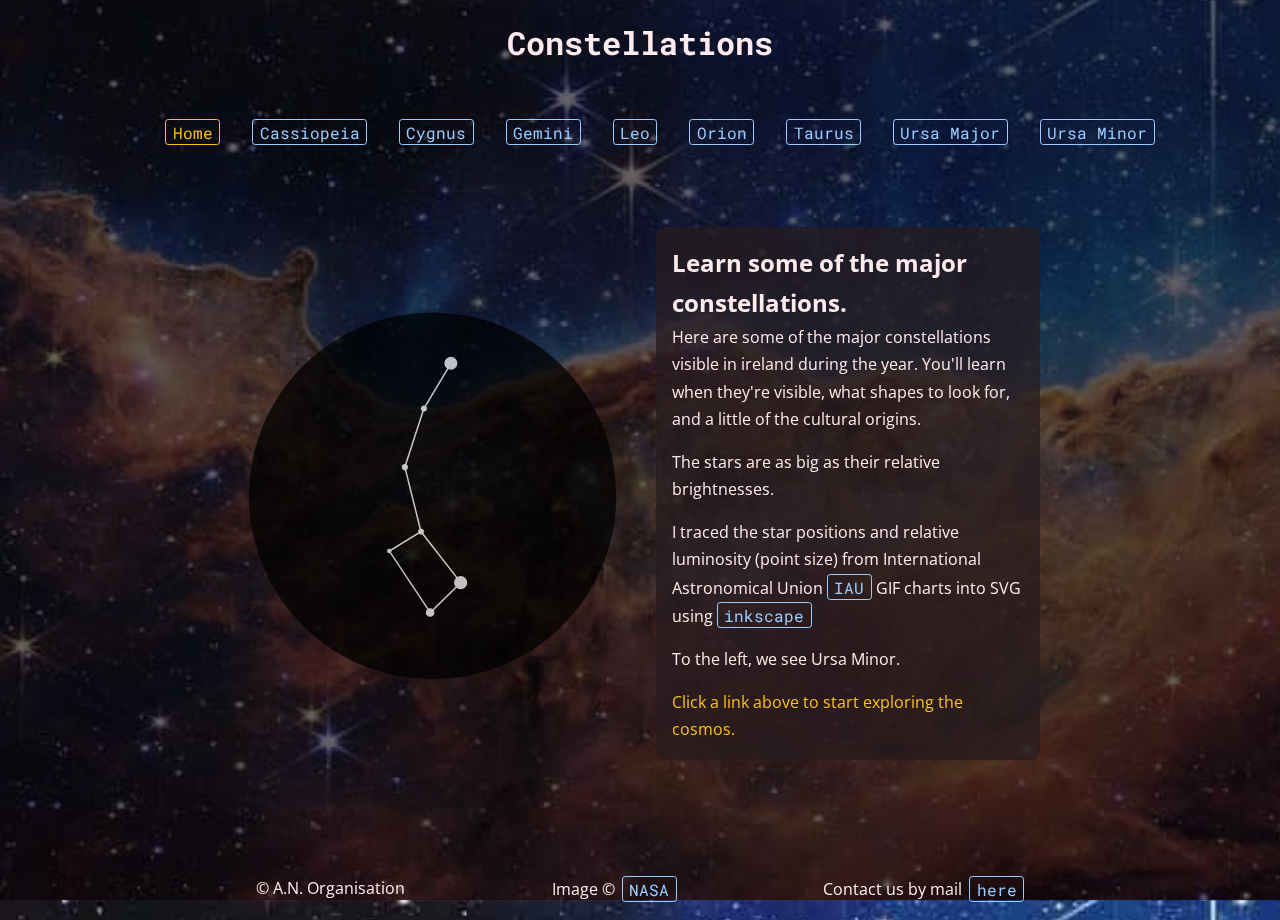
<file: index.html>
<!DOCTYPE html>
<html lang="en" dir="ltr">

<head>
    <meta charset="UTF-8" />
    <meta name="viewport" content="width=device-width, initial-scale=1" />
    <meta name="application-name" content="Constellations" />
    <meta name="author" content="David Keane" />
    <meta name="description" content="An introduction to the night sky" />

    <title>Constellations</title>

    <link rel="canonical" href="https://inkstone.ie/constellations/index.html" />
    <link rel="icon" type="image/png" href="./img/icon64.png" />
    <link rel="stylesheet" href="./assets/css/main.css" />
    <link rel="stylesheet" href="./assets/css/homeGrid.css" /> <!-- partial for homepage to add its own grid and a couple of extras -->

    <!-- load Google fonts -->
    <link rel="preconnect" href="https://fonts.googleapis.com">
    <link rel="preconnect" href="https://fonts.gstatic.com" crossorigin>
    <link href="https://fonts.googleapis.com/css2?family=Open+Sans:ital,wght@0,300..800;1,300..800&family=Roboto+Mono:ital,wght@0,100..700;1,100..700&display=swap" rel="stylesheet">
</head>

<body>
    <header>
        <h1>
            Constellations
        </h1>
        <nav>
            <ul class="topMenu">
                <li class="active"><a href="index.html">Home</a></li>
                <li><a href="cassiopeia.html">Cassiopeia</a></li>
                <li><a href="cygnus.html">Cygnus</a></li>
                <li><a href="gemini.html">Gemini</a></li>
                <li><a href="leo.html">Leo</a></li>
                <li><a href="orion.html">Orion</a></li>
                <li><a href="taurus.html">Taurus</a></li>
                <li><a href="ursamajor.html">Ursa Major</a></li>
                <li><a href="ursaminor.html">Ursa Minor</a></li>
            </ul>
        </nav>
    </header>

    <main class="homeGrid"> <!--Home content-->

        <!--Pictures-->
        <img class="mainImage" alt="Point and line image of the brightest stars of Cassiopeia" src="./assets/img/constellations/UMI.svg"/>

        <!--Information-->
        <div class="introduction">
            <h2>Learn some of the major constellations.</h2>
            <p>Here are some of the major constellations visible in ireland during the year. You'll learn when they're visible, what shapes to look for, and a little of the cultural origins.</p>
            <p>The stars are as big as their relative brightnesses.</p>
            <p>I traced the star positions and relative luminosity (point size) from International Astronomical Union <a href="https://www.iau.org/public/themes/constellations/">IAU</a> GIF charts into SVG using <a href="https://www.inkscape.org/">inkscape</a></p>
            <p>To the left, we see Ursa Minor.</p>
            <p class="accent">Click a link above to start exploring the cosmos.</p>
        </div>
    </main>


        <footer>
            <p>
                &copy; A.N. Organisation
            </p>
            <p>
                Image &copy; <a class="footerLink" href="https://science.nasa.gov/mission/webb/multimedia/images/">NASA</a>
            </p>
            <p>
                Contact us by mail <a class="footerLink" href="mailto:someone@test.com">here</a>
            </p>

        </footer>
    </body>
</html>
</file>
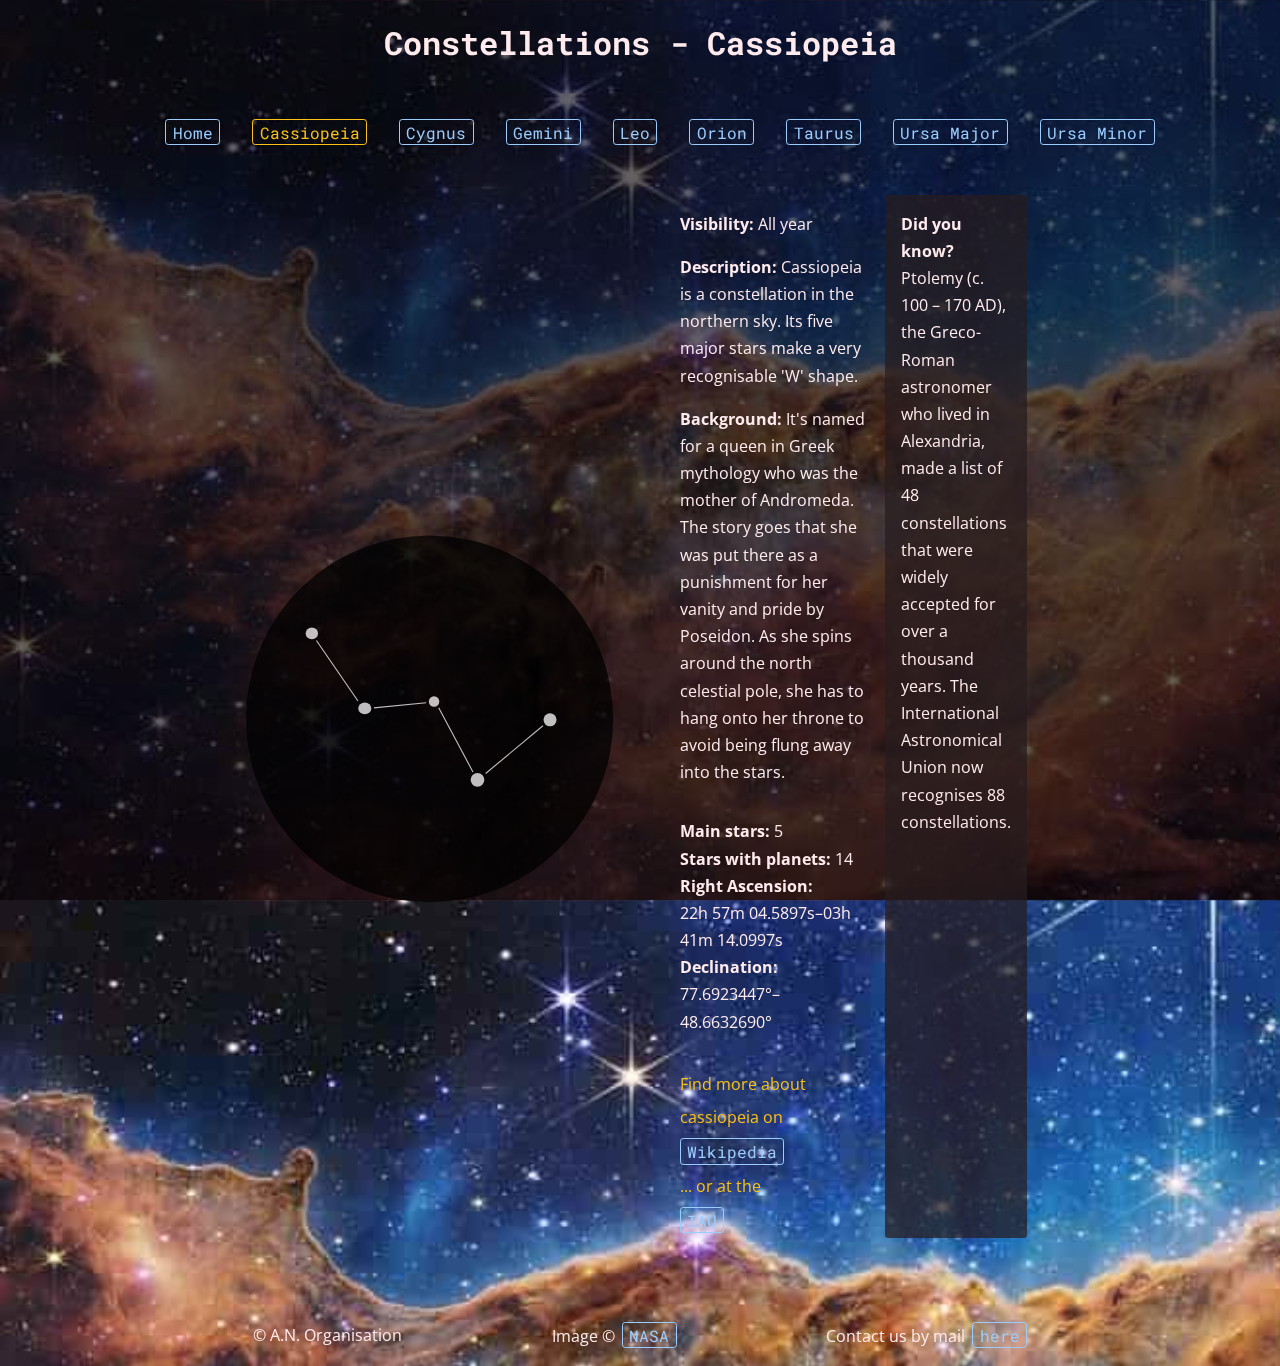
<file: cassiopeia.html>
<!DOCTYPE html>
<html lang="en" dir="ltr">

    <head>
        <meta charset="UTF-8" />
        <meta name="viewport" content="width=device-width, initial-scale=1" />
        <meta name="application-name" content="Constellations" />
        <meta name="author" content="David Keane" />
        <meta name="description" content="An introduction to the night sky" />

        <title>Constellations - Cassiopeia</title>

        <link rel="canonical" href="https://inkstone.ie/constellations/cassiopeia.html" />
        <link rel="icon" type="image/png" href="./img/icon64.png" />
        <link rel="stylesheet" href="./assets/css/main.css" />

        <!-- load Google fonts -->
        <link rel="preconnect" href="https://fonts.googleapis.com">
        <link rel="preconnect" href="https://fonts.gstatic.com" crossorigin>
        <link href="https://fonts.googleapis.com/css2?family=Open+Sans:ital,wght@0,300..800;1,300..800&family=Roboto+Mono:ital,wght@0,100..700;1,100..700&display=swap" rel="stylesheet">
    </head>

    <body>
        <header>
            <h1>
            Constellations - Cassiopeia
            </h1>
            <nav>
                <ul class="topMenu">
                    <li><a href="index.html">Home</a></li>
                    <li class="active"><a href="cassiopeia.html">Cassiopeia</a></li>
                    <li><a href="cygnus.html">Cygnus</a></li>
                    <li><a href="gemini.html">Gemini</a></li>
                    <li><a href="leo.html">Leo</a></li>
                    <li><a href="orion.html">Orion</a></li>
                    <li><a href="taurus.html">Taurus</a></li>
                    <li><a href="ursamajor.html">Ursa Major</a></li>
                    <li><a href="ursaminor.html">Ursa Minor</a></li>
                </ul>
            </nav>
        </header>

        <main> <!--Item content-->

            <!--Picture-->
            <img class="mainImage" alt="Point and line image of the brightest stars of Cassiopeia" src="./assets/img/constellations/CAS.svg"/>

            <!--Information-->
            <div class="introduction">
                <!--Visibility Ireland-->
                <p><span class="inlineHeading">Visibility:</span> All year</p>
                <!--Constellation description-->
                <p><span class="inlineHeading">Description:</span> Cassiopeia is a constellation in the northern sky. Its five major stars make a very recognisable 'W' shape.</p>
                <!--Description cultural-->
                <p><span class="inlineHeading">Background:</span> It's named for a queen in Greek mythology who was the mother of Andromeda. The story goes that she was put there as a punishment for her vanity and pride by Poseidon. As she spins around the north celestial pole, she has to hang onto her throne to avoid being flung away into the stars.</p>
            </div>


            <!--Scientific Description-->
             <dl class="data">
                <!--main stars - number-->
                <dd><span class="inlineHeading">Main stars:</span> 5</dd>
                <!--stars with planets-->
                <dd><span class="inlineHeading">Stars with planets:</span> 14</dd>
                <!--ascension-->
                <dd><span class="inlineHeading">Right Ascension:</span></br>22h 57m 04.5897s–03h 41m 14.0997s</dd>
                <!--declination-->
                <dd><span class="inlineHeading">Declination:</span> 77.6923447°–48.6632690°</dd>
            </dl>
            <div class="more">
                <!--Wiki link-->
                <p>Find more about cassiopeia on</p>
                <div class="inlineLink"><a href="https://en.wikipedia.org/wiki/Cassiopeia_(constellation)">Wikipedia</a></div>
                <!--IAU link-->
                <p>... or at the<p>
                <div class="inlineLink"><a href="https://www.iau.org/public/themes/constellations/">IAU</a></div>
            </div>
        </main>

        <aside>
            <p class="inlineHeading">Did you know?</p>
            <p>Ptolemy (c. 100 – 170 AD), the Greco-Roman astronomer who lived in Alexandria, made a list of 48 constellations that were widely accepted for over a thousand years. The International Astronomical Union now recognises 88 constellations.</p>
        </aside>

        <footer>
            <p>
            &copy; A.N. Organisation
            </p>
            <p>
            Image &copy; <a class="footerLink" href="https://science.nasa.gov/mission/webb/multimedia/images/">NASA</a>
            </p>
            <p>
            Contact us by mail <a class="footerLink" href="mailto:someone@test.com">here</a>
            </p>

        </footer>
    </body>
</html>
</file>
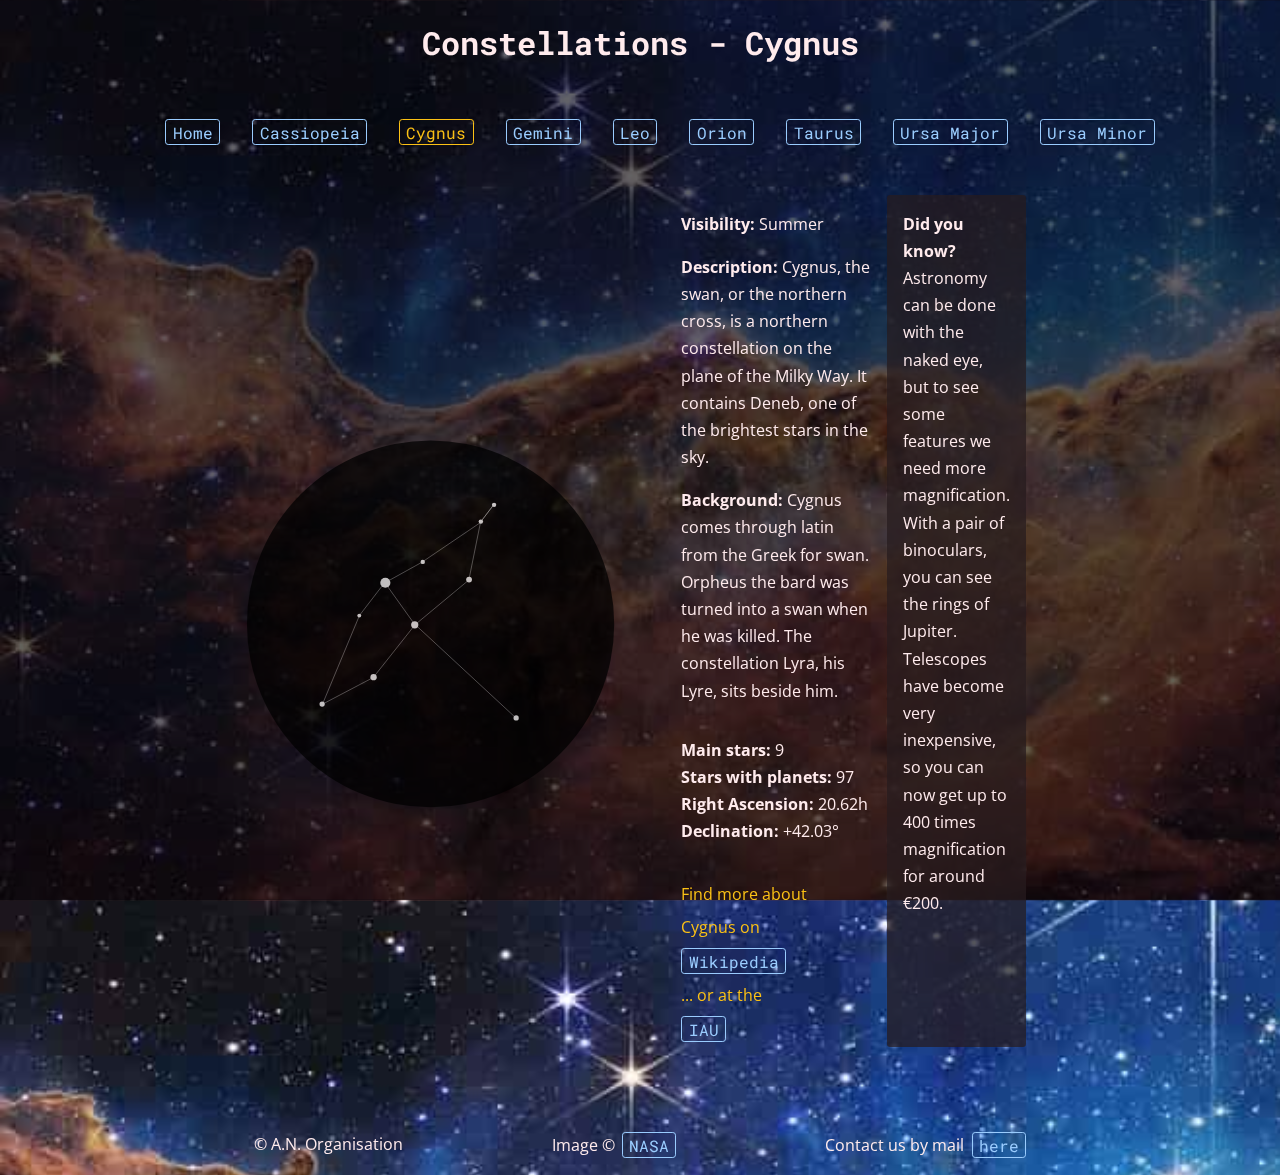
<file: cygnus.html>
<!DOCTYPE html>
<html lang="en" dir="ltr">

    <head>
        <meta charset="UTF-8" />
        <meta name="viewport" content="width=device-width, initial-scale=1" />
        <meta name="application-name" content="Constellations" />
        <meta name="author" content="David Keane" />
        <meta name="description" content="An introduction to the night sky" />

        <title>Constellations - Cygnus</title>

        <link rel="canonical" href="https://inkstone.ie/constellations/cygnus.html" />
        <link rel="icon" type="image/png" href="./img/icon64.png" />
        <link rel="stylesheet" href="./assets/css/main.css" />

        <!-- load Google fonts -->
        <link rel="preconnect" href="https://fonts.googleapis.com">
        <link rel="preconnect" href="https://fonts.gstatic.com" crossorigin>
        <link href="https://fonts.googleapis.com/css2?family=Open+Sans:ital,wght@0,300..800;1,300..800&family=Roboto+Mono:ital,wght@0,100..700;1,100..700&display=swap" rel="stylesheet">
    </head>

    <body>
        <header>
            <h1>
            Constellations - Cygnus
            </h1>
            <nav>
                <ul class="topMenu">
                    <li><a href="index.html">Home</a></li>
                    <li><a href="cassiopeia.html">Cassiopeia</a></li>
                    <li class="active"><a href="cygnus.html">Cygnus</a></li>
                    <li><a href="gemini.html">Gemini</a></li>
                    <li><a href="leo.html">Leo</a></li>
                    <li><a href="orion.html">Orion</a></li>
                    <li><a href="taurus.html">Taurus</a></li>
                    <li><a href="ursamajor.html">Ursa Major</a></li>
                    <li><a href="ursaminor.html">Ursa Minor</a></li>
                </ul>
            </nav>
        </header>

        <main> <!--Item content-->

            <!--Picture-->
            <img class="mainImage" alt="Point and line image of the brightest stars of Cygnus" src="./assets/img/constellations/CYG.svg"/>

            <!--Information-->
            <div class="introduction">
                <!--Visibility Ireland-->
                <p><span class="inlineHeading">Visibility:</span> Summer</p>
                <!--Constellation description-->
                <p><span class="inlineHeading">Description:</span> Cygnus, the swan, or the northern cross, is a northern constellation on the plane of the Milky Way. It contains Deneb, one of the brightest stars in the sky.</p>
                <!--Description cultural-->
                <p><span class="inlineHeading">Background:</span> Cygnus comes through latin from the Greek for swan. Orpheus the bard was turned into a swan when he was killed. The constellation Lyra, his Lyre, sits beside him.</p>
            </div>


            <!--Scientific Description-->
             <dl class="data">
                <!--main stars - number-->
                <dd><span class="inlineHeading">Main stars:</span> 9</dd>
                <!--stars with planets-->
                <dd><span class="inlineHeading">Stars with planets:</span> 97</dd>
                <!--ascension-->
                <dd><span class="inlineHeading">Right Ascension:</span> 20.62h</dd>
                <!--declination-->
                <dd><span class="inlineHeading">Declination:</span> +42.03°</dd>
            </dl>
            <div class="more">
                <!--Wiki link-->
                <p>Find more about Cygnus on</p>
                <div class="inlineLink"><a href="https://en.wikipedia.org/wiki/Cygnus_(constellation)">Wikipedia</a></div>
                <!--IAU link-->
                <p>... or at the<p>
                <div class="inlineLink"><a href="https://www.iau.org/public/themes/constellations/">IAU</a></div>
            </div>
        </main>

        <aside>
            <p class="inlineHeading">Did you know?</p>
            <p>Astronomy can be done with the naked eye, but to see some features we need more magnification. With a pair of binoculars, you can see the rings of Jupiter. Telescopes have become very inexpensive, so you can now get up to 400 times magnification for around &euro;200.</p>
        </aside>

        <footer>
            <p>
            &copy; A.N. Organisation
            </p>
            <p>
            Image &copy; <a class="footerLink" href="https://science.nasa.gov/mission/webb/multimedia/images/">NASA</a>
            </p>
            <p>
            Contact us by mail <a class="footerLink" href="mailto:someone@test.com">here</a>
            </p>

        </footer>
    </body>
</html>
</file>
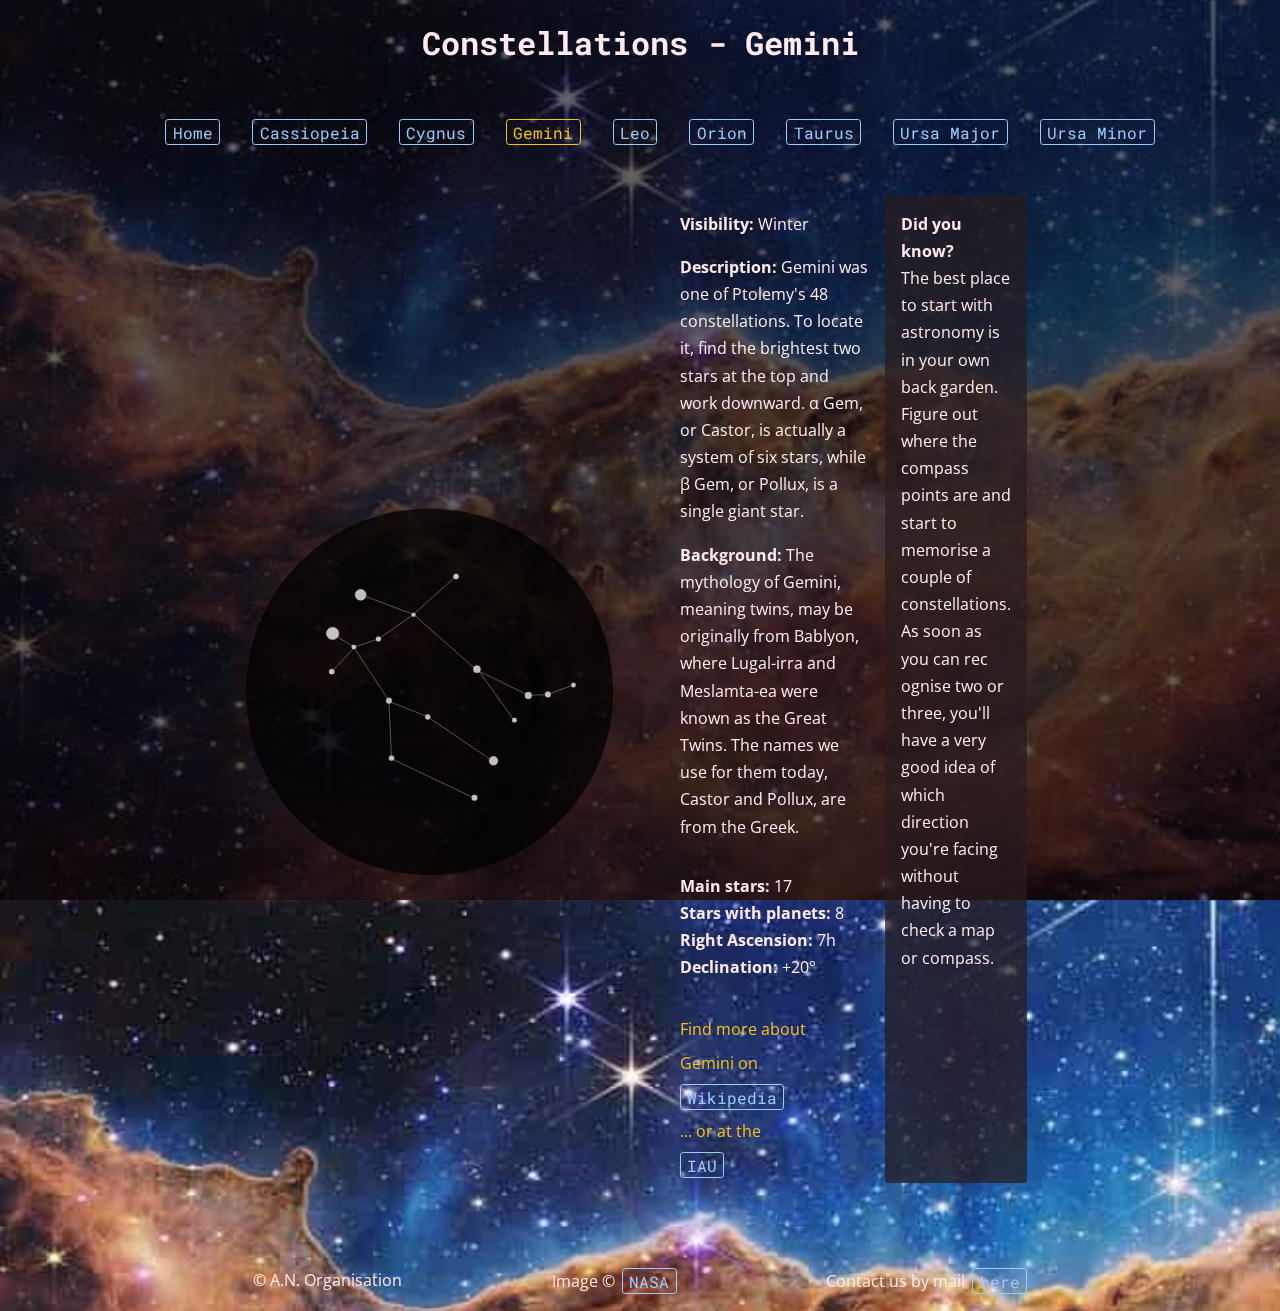
<file: gemini.html>
<!DOCTYPE html>
<html lang="en" dir="ltr">

    <head>
        <meta charset="UTF-8" />
        <meta name="viewport" content="width=device-width, initial-scale=1" />
        <meta name="application-name" content="Constellations" />
        <meta name="author" content="David Keane" />
        <meta name="description" content="An introduction to the night sky" />

        <title>Constellations - Gemini</title>

        <link rel="canonical" href="https://inkstone.ie/constellations/template.html" />
        <link rel="icon" type="image/png" href="./img/icon64.png" />
        <link rel="stylesheet" href="./assets/css/main.css" />

        <!-- load Google fonts -->
        <link rel="preconnect" href="https://fonts.googleapis.com">
        <link rel="preconnect" href="https://fonts.gstatic.com" crossorigin>
        <link href="https://fonts.googleapis.com/css2?family=Open+Sans:ital,wght@0,300..800;1,300..800&family=Roboto+Mono:ital,wght@0,100..700;1,100..700&display=swap" rel="stylesheet">
    </head>

    <body>
        <header>
            <h1>
            Constellations - Gemini
            </h1>
            <nav>
                <ul class="topMenu">
                    <li><a href="index.html">Home</a></li>
                    <li><a href="cassiopeia.html">Cassiopeia</a></li>
                    <li><a href="cygnus.html">Cygnus</a></li>
                    <li class="active"><a href="gemini.html">Gemini</a></li>
                    <li><a href="leo.html">Leo</a></li>
                    <li><a href="orion.html">Orion</a></li>
                    <li><a href="taurus.html">Taurus</a></li>
                    <li><a href="ursamajor.html">Ursa Major</a></li>
                    <li><a href="ursaminor.html">Ursa Minor</a></li>
                </ul>
            </nav>
        </header>

        <main> <!--Item content-->

            <!--Picture-->
            <img class="mainImage" alt="Point and line image of the brightest stars of Gemini" src="./assets/img/constellations/GEM.svg"/>

            <!--Information-->
            <div class="introduction">
                <!--Visibility Ireland-->
                <p><span class="inlineHeading">Visibility:</span> Winter</p>
                <!--Constellation description-->
                <p><span class="inlineHeading">Description:</span> Gemini was one of Ptolemy's 48 constellations. To locate it, find the brightest two stars at the top and work downward. α Gem, or Castor, is actually a system of six stars, while β Gem, or Pollux, is a single giant star.</p>
                <!--Description cultural-->
                <p><span class="inlineHeading">Background:</span> The mythology of Gemini, meaning twins, may be originally from Bablyon, where Lugal-irra and Meslamta-ea were known as the Great Twins. The names we use for them today, Castor and Pollux, are from the Greek.</p>
            </div>


            <!--Scientific Description-->
             <dl class="data">
                <!--main stars - number-->
                <dd><span class="inlineHeading">Main stars:</span> 17</dd>
                <!--stars with planets-->
                <dd><span class="inlineHeading">Stars with planets:</span> 8</dd>
                <!--ascension-->
                <dd><span class="inlineHeading">Right Ascension:</span> 7h</dd>
                <!--declination-->
                <dd><span class="inlineHeading">Declination:</span> +20°</dd>
            </dl>
            <div class="more">
                <!--Wiki link-->
                <p>Find more about Gemini on</p>
                <div class="inlineLink"><a href="https://en.wikipedia.org/wiki/Gemini_(constellation)">Wikipedia</a></div>
                <!--IAU link-->
                <p>... or at the<p>
                <div class="inlineLink"><a href="https://www.iau.org/public/themes/constellations/">IAU</a></div>
            </div>
        </main>

        <aside>
            <p class="inlineHeading">Did you know?</p>
            <p>The best place to start with astronomy is in your own back garden. Figure out where the compass points are and start to memorise a couple of constellations. As soon as you can rec ognise two or three, you'll have a very good idea of which direction you're facing without having to check a map or compass.</p>
        </aside>


        <footer>
            <p>
            &copy; A.N. Organisation
            </p>
            <p>
            Image &copy; <a class="footerLink" href="https://science.nasa.gov/mission/webb/multimedia/images/">NASA</a>
            </p>
            <p>
            Contact us by mail <a class="footerLink" href="mailto:someone@test.com">here</a>
            </p>

        </footer>
    </body>
</html>
</file>
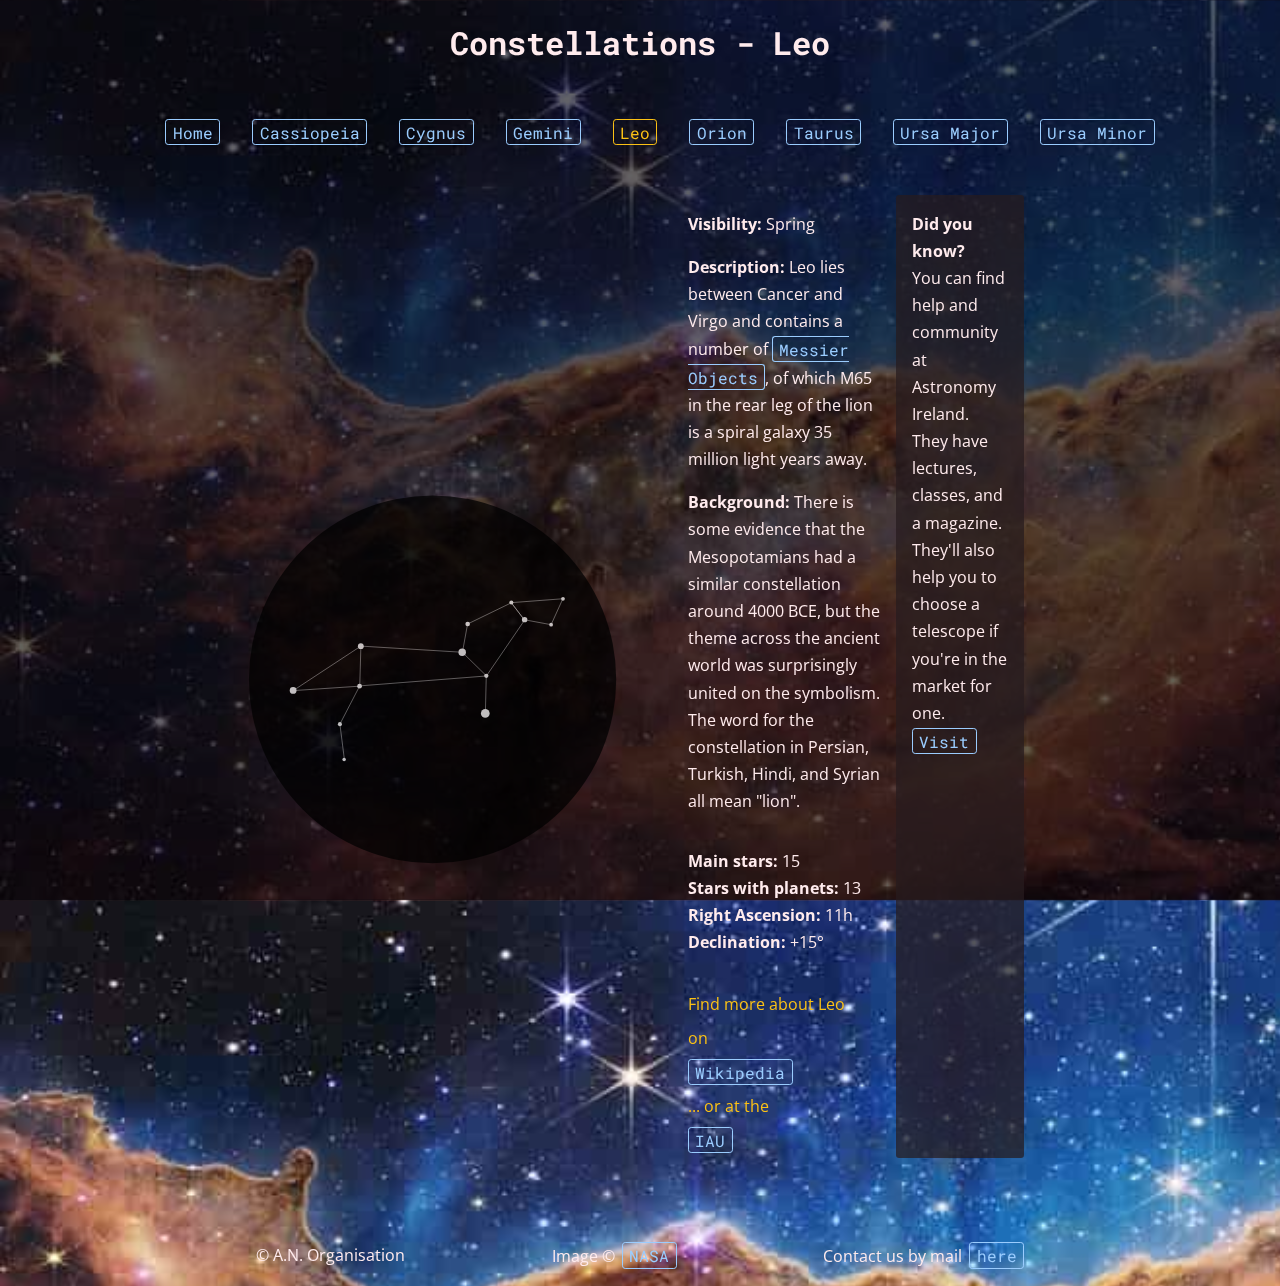
<file: leo.html>
<!DOCTYPE html>
<html lang="en" dir="ltr">

    <head>
        <meta charset="UTF-8" />
        <meta name="viewport" content="width=device-width, initial-scale=1" />
        <meta name="application-name" content="Constellations" />
        <meta name="author" content="David Keane" />
        <meta name="description" content="An introduction to the night sky" />

        <title>Constellations - Leo</title>

        <link rel="canonical" href="https://inkstone.ie/constellations/leo.html" />
        <link rel="icon" type="image/png" href="./img/icon64.png" />
        <link rel="stylesheet" href="./assets/css/main.css" />

        <!-- load Google fonts -->
        <link rel="preconnect" href="https://fonts.googleapis.com">
        <link rel="preconnect" href="https://fonts.gstatic.com" crossorigin>
        <link href="https://fonts.googleapis.com/css2?family=Open+Sans:ital,wght@0,300..800;1,300..800&family=Roboto+Mono:ital,wght@0,100..700;1,100..700&display=swap" rel="stylesheet">
    </head>

    <body>
        <header>
            <h1>
            Constellations - Leo
            </h1>
            <nav>
                <ul class="topMenu">
                    <li><a href="index.html">Home</a></li>
                    <li><a href="cassiopeia.html">Cassiopeia</a></li>
                    <li><a href="cygnus.html">Cygnus</a></li>
                    <li><a href="gemini.html">Gemini</a></li>
                    <li class="active"><a href="leo.html">Leo</a></li>
                    <li><a href="orion.html">Orion</a></li>
                    <li><a href="taurus.html">Taurus</a></li>
                    <li><a href="ursamajor.html">Ursa Major</a></li>
                    <li><a href="ursaminor.html">Ursa Minor</a></li>
                </ul>
            </nav>
        </header>

        <main> <!--Item content-->

            <!--Picture-->
            <img class="mainImage" alt="Point and line image of the brightest stars of Leo" src="./assets/img/constellations/LEO.svg"/>

            <!--Information-->
            <div class="introduction">
                <!--Visibility Ireland-->
                <p><span class="inlineHeading">Visibility:</span> Spring</p>
                <!--Constellation description-->
                <p><span class="inlineHeading">Description:</span> Leo lies between Cancer and Virgo and contains a number of <a href="https://en.wikipedia.org/wiki/xxxx">Messier Objects</a>, of which M65 in the rear leg of the lion is a spiral galaxy 35 million light years away.</p>
                <!--Description cultural-->
                <p><span class="inlineHeading">Background:</span> There is some evidence that the Mesopotamians had a similar constellation around 4000 BCE, but the theme across the ancient world was surprisingly united on the symbolism. The word for the constellation in Persian, Turkish, Hindi, and Syrian all mean "lion".</p>
            </div>


            <!--Scientific Description-->
             <dl class="data">
                <!--main stars - number-->
                <dd><span class="inlineHeading">Main stars:</span> 15</dd>
                <!--stars with planets-->
                <dd><span class="inlineHeading">Stars with planets:</span> 13</dd>
                <!--ascension-->
                <dd><span class="inlineHeading">Right Ascension:</span> 11h</dd>
                <!--declination-->
                <dd><span class="inlineHeading">Declination:</span> +15°</dd>
            </dl>
            <div class="more">
                <!--Wiki link-->
                <p>Find more about Leo on</p>
                <div class="inlineLink"><a href="https://en.wikipedia.org/wiki/Leo_(constellation)">Wikipedia</a></div>
                <!--IAU link-->
                <p>... or at the<p>
                <div class="inlineLink"><a href="https://www.iau.org/public/themes/constellations/">IAU</a></div>
            </div>
        </main>

        <aside>
            <p class="inlineHeading">Did you know?</p>
            <p>You can find help and community at Astronomy Ireland. They have lectures, classes, and a magazine. They'll also help you to choose a telescope if you're in the market for one. <a href="https://astronomy.ie/">Visit</a></p>
        </aside>

        <footer>
            <p>
            &copy; A.N. Organisation
            </p>
            <p>
            Image &copy; <a class="footerLink" href="https://science.nasa.gov/mission/webb/multimedia/images/">NASA</a>
            </p>
            <p>
            Contact us by mail <a class="footerLink" href="mailto:someone@test.com">here</a>
            </p>

        </footer>
    </body>
</html>
</file>
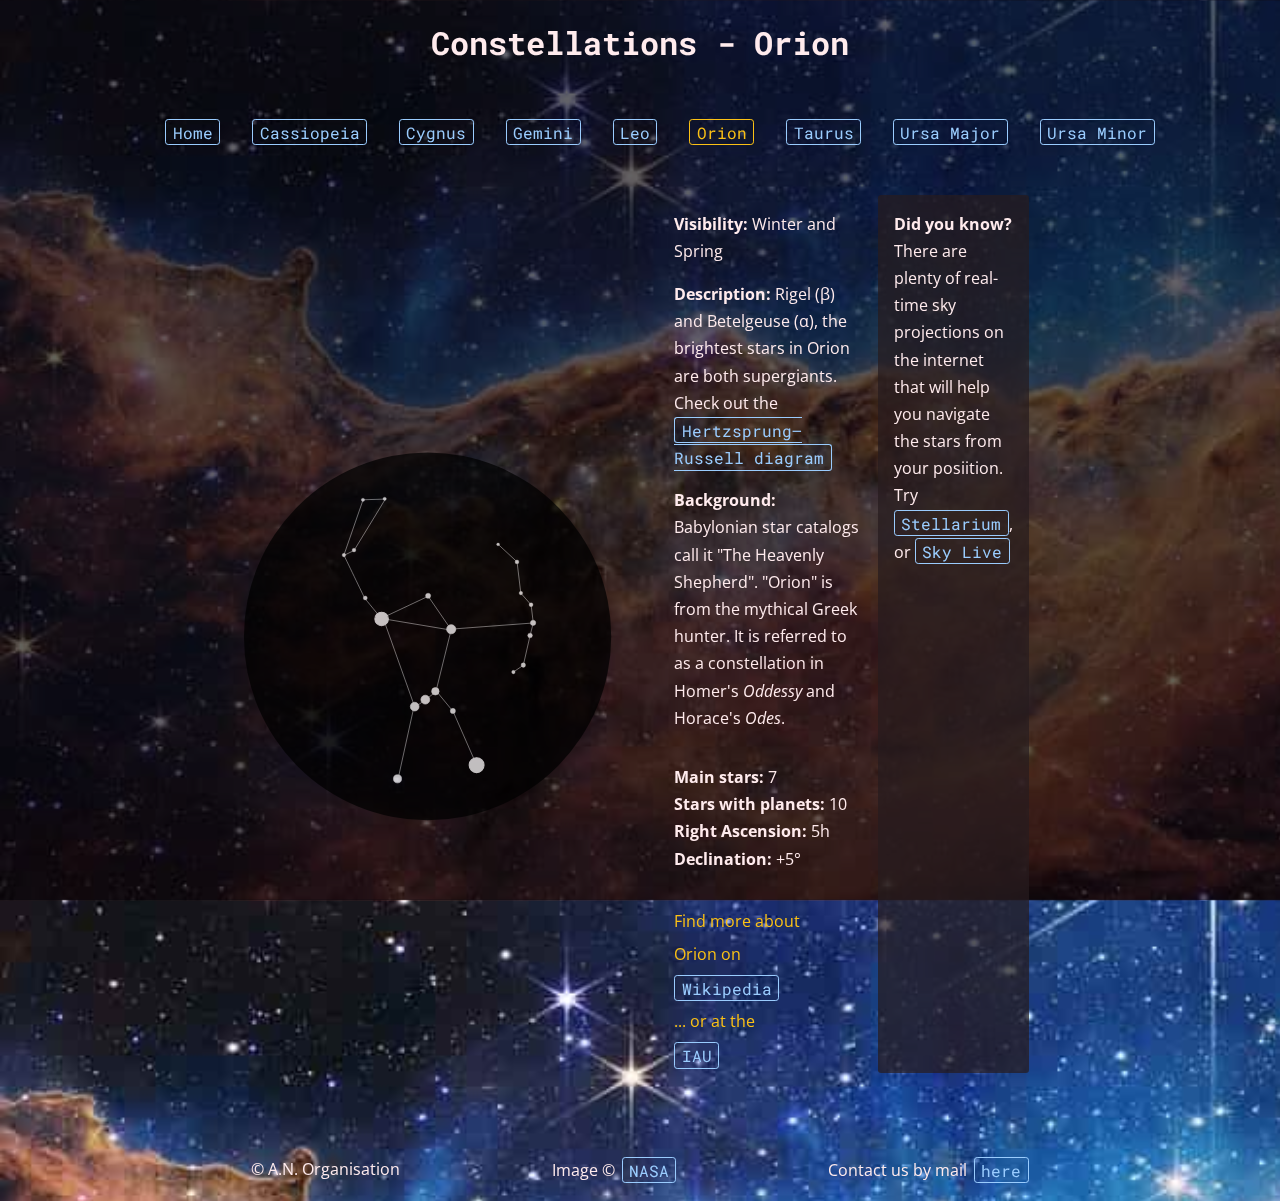
<file: orion.html>
<!<!DOCTYPE html>
<html lang="en" dir="ltr">

    <head>
        <meta charset="UTF-8" />
        <meta name="viewport" content="width=device-width, initial-scale=1" />
        <meta name="application-name" content="Constellations" />
        <meta name="author" content="David Keane" />
        <meta name="description" content="An introduction to the night sky" />

        <title>Constellations - Orion</title>

        <link rel="canonical" href="https://inkstone.ie/constellations/template.html" />
        <link rel="icon" type="image/png" href="./img/icon64.png" />
        <link rel="stylesheet" href="./assets/css/main.css" />

        <!-- load Google fonts -->
        <link rel="preconnect" href="https://fonts.googleapis.com">
        <link rel="preconnect" href="https://fonts.gstatic.com" crossorigin>
        <link href="https://fonts.googleapis.com/css2?family=Open+Sans:ital,wght@0,300..800;1,300..800&family=Roboto+Mono:ital,wght@0,100..700;1,100..700&display=swap" rel="stylesheet">
    </head>

    <body>
        <header>
            <h1>
            Constellations - Orion
            </h1>
            <nav>
                <ul class="topMenu">
                    <li><a href="index.html">Home</a></li>
                    <li><a href="cassiopeia.html">Cassiopeia</a></li>
                    <li><a href="cygnus.html">Cygnus</a></li>
                    <li><a href="gemini.html">Gemini</a></li>
                    <li><a href="leo.html">Leo</a></li>
                    <li class="active"><a href="orion.html">Orion</a></li>
                    <li><a href="taurus.html">Taurus</a></li>
                    <li><a href="ursamajor.html">Ursa Major</a></li>
                    <li><a href="ursaminor.html">Ursa Minor</a></li>
                </ul>
            </nav>
        </header>

        <main> <!--Item content-->

            <!--Picture-->
            <img class="mainImage" alt="Point and line image of the brightest stars of Orion" src="./assets/img/constellations/ORI.svg"/>

            <!--Information-->
            <div class="introduction">
                <!--Visibility Ireland-->
                <p><span class="inlineHeading">Visibility:</span> Winter and Spring</p>
                <!--Constellation description-->
                <p><span class="inlineHeading">Description:</span> Rigel (β) and Betelgeuse (α), the brightest stars in Orion are both supergiants. Check out the <a href="https://en.wikipedia.org/wiki/Hertzsprung%E2%80%93Russell_diagram#/media/File:HR-diag-instability-strip.svg" title="Hertzsprung–Russell diagram">Hertzsprung–Russell diagram</a></p>
                <!--Description cultural-->
                <p><span class="inlineHeading">Background:</span> Babylonian star catalogs call it "The Heavenly Shepherd". "Orion" is from the mythical Greek hunter. It is referred to as a constellation in Homer's <i>Oddessy</i> and Horace's <i>Odes</i>.</p>
            </div>


            <!--Scientific Description-->
             <dl class="data">
                <!--main stars - number-->
                <dd><span class="inlineHeading">Main stars:</span> 7</dd>
                <!--stars with planets-->
                <dd><span class="inlineHeading">Stars with planets:</span> 10</dd>
                <!--ascension-->
                <dd><span class="inlineHeading">Right Ascension:</span> 5h</dd>
                <!--declination-->
                <dd><span class="inlineHeading">Declination:</span> +5°</dd>
            </dl>
            <div class="more">
                <!--Wiki link-->
                <p>Find more about Orion on</p>
                <div class="inlineLink"><a href="https://en.wikipedia.org/wiki/Orion_(constellation)">Wikipedia</a></div>
                <!--IAU link-->
                <p>... or at the<p>
                <div class="inlineLink"><a href="https://www.iau.org/public/themes/constellations/">IAU</a></div>
            </div>
        </main>


        <aside>
            <p class="inlineHeading">Did you know?</p>
            <p>There are plenty of real-time sky projections on the internet that will help you navigate the stars from your posiition.</p>
            <p>Try <a href="https://stellarium-web.org/">Stellarium</a>, or <a href="https://theskylive.com/sky/constellations/">Sky Live</a></p>
        </aside>

        <footer>
            <p>
            &copy; A.N. Organisation
            </p>
            <p>
            Image &copy; <a class="footerLink" href="https://science.nasa.gov/mission/webb/multimedia/images/">NASA</a>
            </p>
            <p>
            Contact us by mail <a class="footerLink" href="mailto:someone@test.com">here</a>
            </p>

        </footer>
    </body>
</html>
</file>
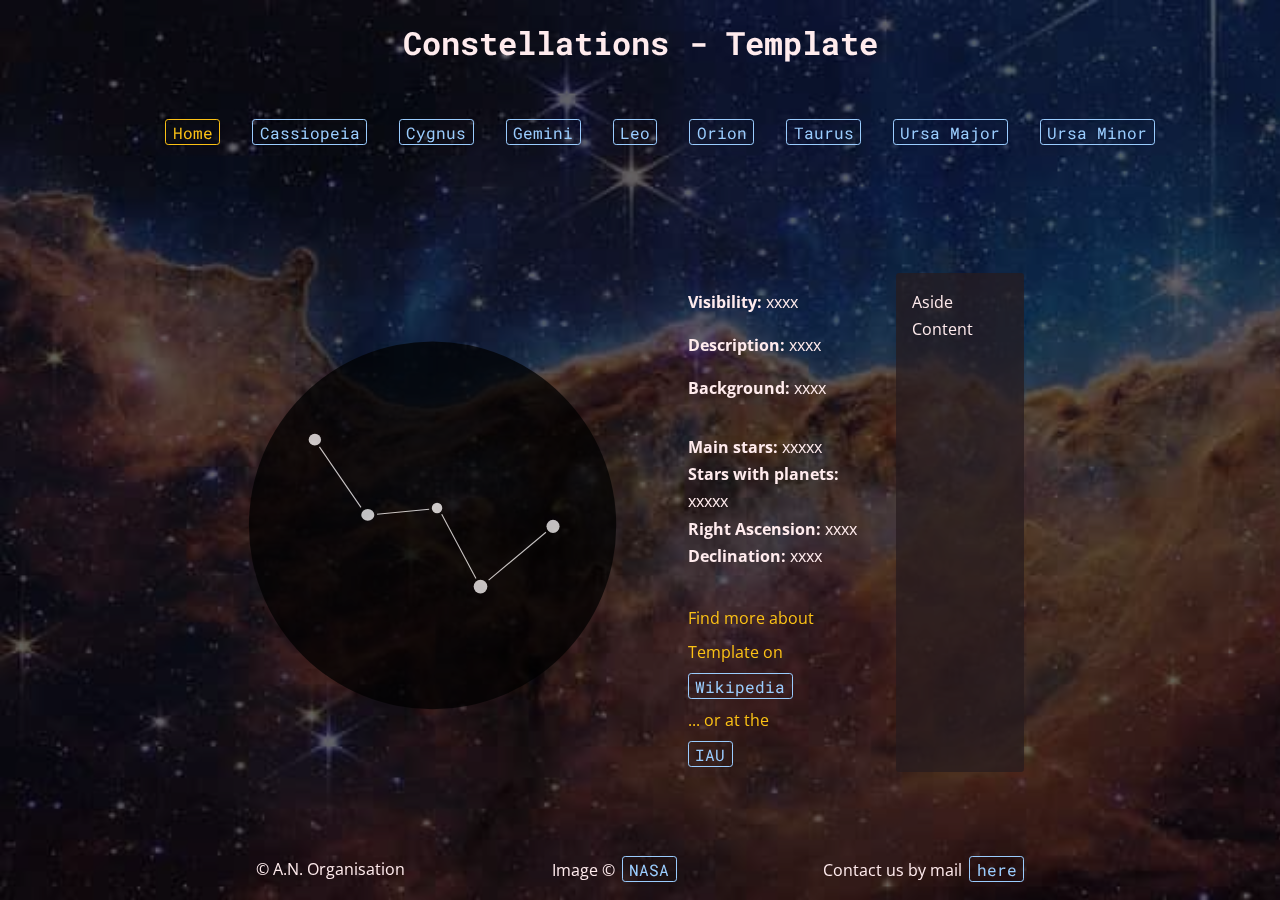
<file: singleTemplate.html>
<!-- TODO
1. Homepage layout - add homeGrid.css
2. Test content for Cassiopeia
2.1. Make another couple of images
3. Deploy x1
4. Parti-als? ? ? Profit?
-->


<!DOCTYPE html>
<html lang="en" dir="ltr">

    <head>
        <meta charset="UTF-8" />
        <meta name="viewport" content="width=device-width, initial-scale=1" />
        <meta name="application-name" content="Constellations" />
        <meta name="author" content="David Keane" />
        <meta name="description" content="An introduction to the night sky" />

        <title>Constellations - Template</title>

        <link rel="canonical" href="https://inkstone.ie/constellations/template.html" />
        <link rel="icon" type="image/png" href="./img/icon64.png" />
        <link rel="stylesheet" href="./assets/css/main.css" />

        <!-- load Google fonts -->
        <link rel="preconnect" href="https://fonts.googleapis.com">
        <link rel="preconnect" href="https://fonts.gstatic.com" crossorigin>
        <link href="https://fonts.googleapis.com/css2?family=Open+Sans:ital,wght@0,300..800;1,300..800&family=Roboto+Mono:ital,wght@0,100..700;1,100..700&display=swap" rel="stylesheet">
    </head>

    <body>
        <header>
            <h1>
            Constellations - Template
            </h1>
            <nav>
                <ul class="topMenu">
                    <li class="active"><a href="index.html">Home</a></li>
                    <li><a href="cassiopeia.html">Cassiopeia</a></li>
                    <li><a href="cygnus.html">Cygnus</a></li>
                    <li><a href="gemini.html">Gemini</a></li>
                    <li><a href="leo.html">Leo</a></li>
                    <li><a href="orion.html">Orion</a></li>
                    <li><a href="taurus.html">Taurus</a></li>
                    <li><a href="ursamajor.html">Ursa Major</a></li>
                    <li><a href="ursaminor.html">Ursa Minor</a></li>
                </ul>
            </nav>
        </header>

        <main> <!--Item content-->

            <!--Picture-->
            <img class="mainImage" alt="Point and line image of the brightest stars of Template" src="./assets/img/constellations/CAS.svg"/>

            <!--Information-->
            <div class="introduction">
                <!--Visibility Ireland-->
                <p><span class="inlineHeading">Visibility:</span> xxxx</p>
                <!--Constellation description-->
                <p><span class="inlineHeading">Description:</span> xxxx</p>
                <!--Description cultural-->
                <p><span class="inlineHeading">Background:</span> xxxx</p>
            </div>


            <!--Scientific Description-->
             <dl class="data">
                <!--main stars - number-->
                <dd><span class="inlineHeading">Main stars:</span> xxxxx</dd>
                <!--stars with planets-->
                <dd><span class="inlineHeading">Stars with planets:</span> xxxxx</dd>
                <!--ascension-->
                <dd><span class="inlineHeading">Right Ascension:</span> xxxx</dd>
                <!--declination-->
                <dd><span class="inlineHeading">Declination:</span> xxxx</dd>
            </dl>
            <div class="more">
                <!--Wiki link-->
                <p>Find more about Template on</p>
                <div class="inlineLink"><a href="https://en.wikipedia.org/wiki/xxxx">Wikipedia</a></div>
                <!--IAU link-->
                <p>... or at the<p>
                <div class="inlineLink"><a href="https://www.iau.org/public/themes/constellations/">IAU</a></div>
            </div>
        </main>

        <aside>
            <p>
            Aside Content
<!--            Interesting facts -
                Original constellations
                Modern constellations
                Cost of telescopes
                Learn your local area - where are the compass points

                More help - astronomy ireland,
                https://theskylive.com/sky/constellations/
                https://stellarium-web.org/
                https://www.iau.org/public/themes/constellations/

                Messier objects

                IAU - 88 listed - Three letter abbreviations for each one - Template is CAS

                Glossary - ascension declination
-->


            </p>
        </aside>

        <footer>
            <p>
            &copy; A.N. Organisation
            </p>
            <p>
            Image &copy; <a class="footerLink" href="https://science.nasa.gov/mission/webb/multimedia/images/">NASA</a>
            </p>
            <p>
            Contact us by mail <a class="footerLink" href="mailto:someone@test.com">here</a>
            </p>

        </footer>
    </body>
</html>
</file>
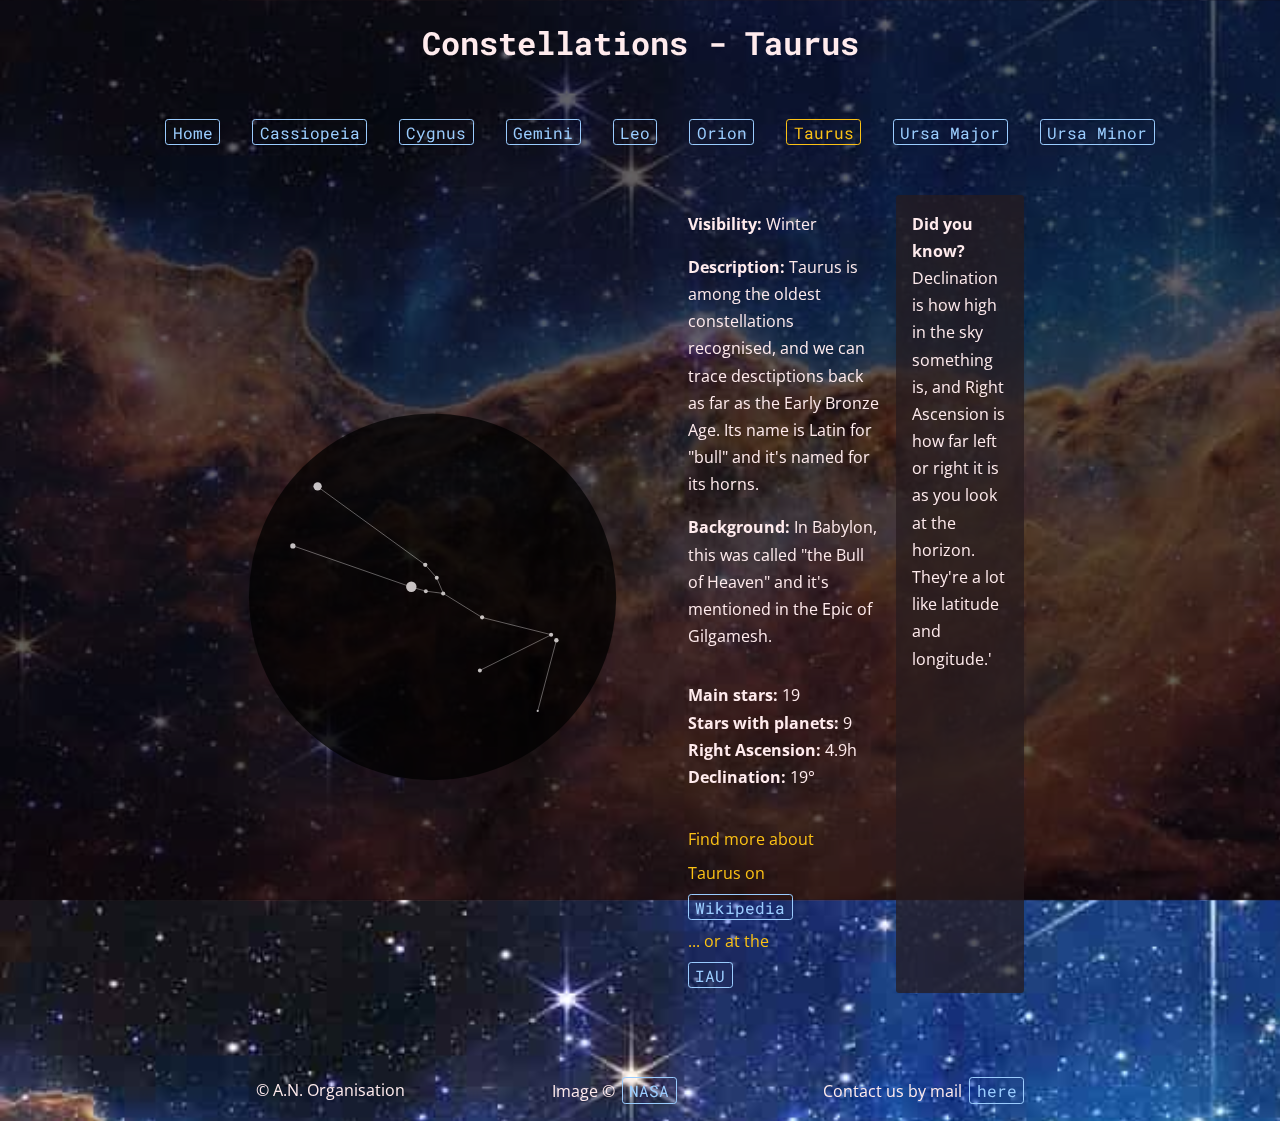
<file: taurus.html>
<!-- TODO
1. Homepage layout - add homeGrid.css
2. Test content for Cassiopeia
2.1. Make another couple of images
3. Deploy x1
4. Parti-als? ? ? Profit?
-->
<!DOCTYPE html>
<html lang="en" dir="ltr">

    <head>
        <meta charset="UTF-8" />
        <meta name="viewport" content="width=device-width, initial-scale=1" />
        <meta name="application-name" content="Constellations" />
        <meta name="author" content="David Keane" />
        <meta name="description" content="An introduction to the night sky" />

        <title>Constellations - Taurus</title>

        <link rel="canonical" href="https://inkstone.ie/constellations/template.html" />
        <link rel="icon" type="image/png" href="./img/icon64.png" />
        <link rel="stylesheet" href="./assets/css/main.css" />

        <!-- load Google fonts -->
        <link rel="preconnect" href="https://fonts.googleapis.com">
        <link rel="preconnect" href="https://fonts.gstatic.com" crossorigin>
        <link href="https://fonts.googleapis.com/css2?family=Open+Sans:ital,wght@0,300..800;1,300..800&family=Roboto+Mono:ital,wght@0,100..700;1,100..700&display=swap" rel="stylesheet">
    </head>

    <body>
        <header>
            <h1>
            Constellations - Taurus
            </h1>
            <nav>
                <ul class="topMenu">
                    <li><a href="index.html">Home</a></li>
                    <li><a href="cassiopeia.html">Cassiopeia</a></li>
                    <li><a href="cygnus.html">Cygnus</a></li>
                    <li><a href="gemini.html">Gemini</a></li>
                    <li><a href="leo.html">Leo</a></li>
                    <li><a href="orion.html">Orion</a></li>
                    <li class="active"><a href="taurus.html">Taurus</a></li>
                    <li><a href="ursamajor.html">Ursa Major</a></li>
                    <li><a href="ursaminor.html">Ursa Minor</a></li>
                </ul>
            </nav>
        </header>

        <main> <!--Item content-->

            <!--Picture-->
            <img class="mainImage" alt="Point and line image of the brightest stars of Taurus" src="./assets/img/constellations/TAU.svg"/>

            <!--Information-->
            <div class="introduction">
                <!--Visibility Ireland-->
                <p><span class="inlineHeading">Visibility:</span> Winter</p>
                <!--Constellation description-->
                <p><span class="inlineHeading">Description:</span> Taurus is among the oldest constellations recognised, and we can trace desctiptions back as far as the Early Bronze Age. Its name is Latin for "bull" and it's named for its horns.</p>
                <!--Description cultural-->
                <p><span class="inlineHeading">Background:</span> In Babylon, this was called "the Bull of Heaven" and it's mentioned in the Epic of Gilgamesh.</p>
            </div>


            <!--Scientific Description-->
             <dl class="data">
                <!--main stars - number-->
                <dd><span class="inlineHeading">Main stars:</span> 19</dd>
                <!--stars with planets-->
                <dd><span class="inlineHeading">Stars with planets:</span> 9</dd>
                <!--ascension-->
                <dd><span class="inlineHeading">Right Ascension:</span> 4.9h</dd>
                <!--declination-->
                <dd><span class="inlineHeading">Declination:</span> 19°</dd>
            </dl>
            <div class="more">
                <!--Wiki link-->
                <p>Find more about Taurus on</p>
                <div class="inlineLink"><a href="https://en.wikipedia.org/wiki/Taurus_(constellation)">Wikipedia</a></div>
                <!--IAU link-->
                <p>... or at the<p>
                <div class="inlineLink"><a href="https://www.iau.org/public/themes/constellations/">IAU</a></div>
            </div>
        </main>

        <aside>
            <p class="inlineHeading">Did you know?</p>
            <p>Declination is how high in the sky something is, and Right Ascension is how far left or right it is as you look at the horizon.</p>
            <p>They're a lot like latitude and longitude.'</p>
        </aside>

        <footer>
            <p>
            &copy; A.N. Organisation
            </p>
            <p>
            Image &copy; <a class="footerLink" href="https://science.nasa.gov/mission/webb/multimedia/images/">NASA</a>
            </p>
            <p>
            Contact us by mail <a class="footerLink" href="mailto:someone@test.com">here</a>
            </p>

        </footer>
    </body>
</html>
</file>
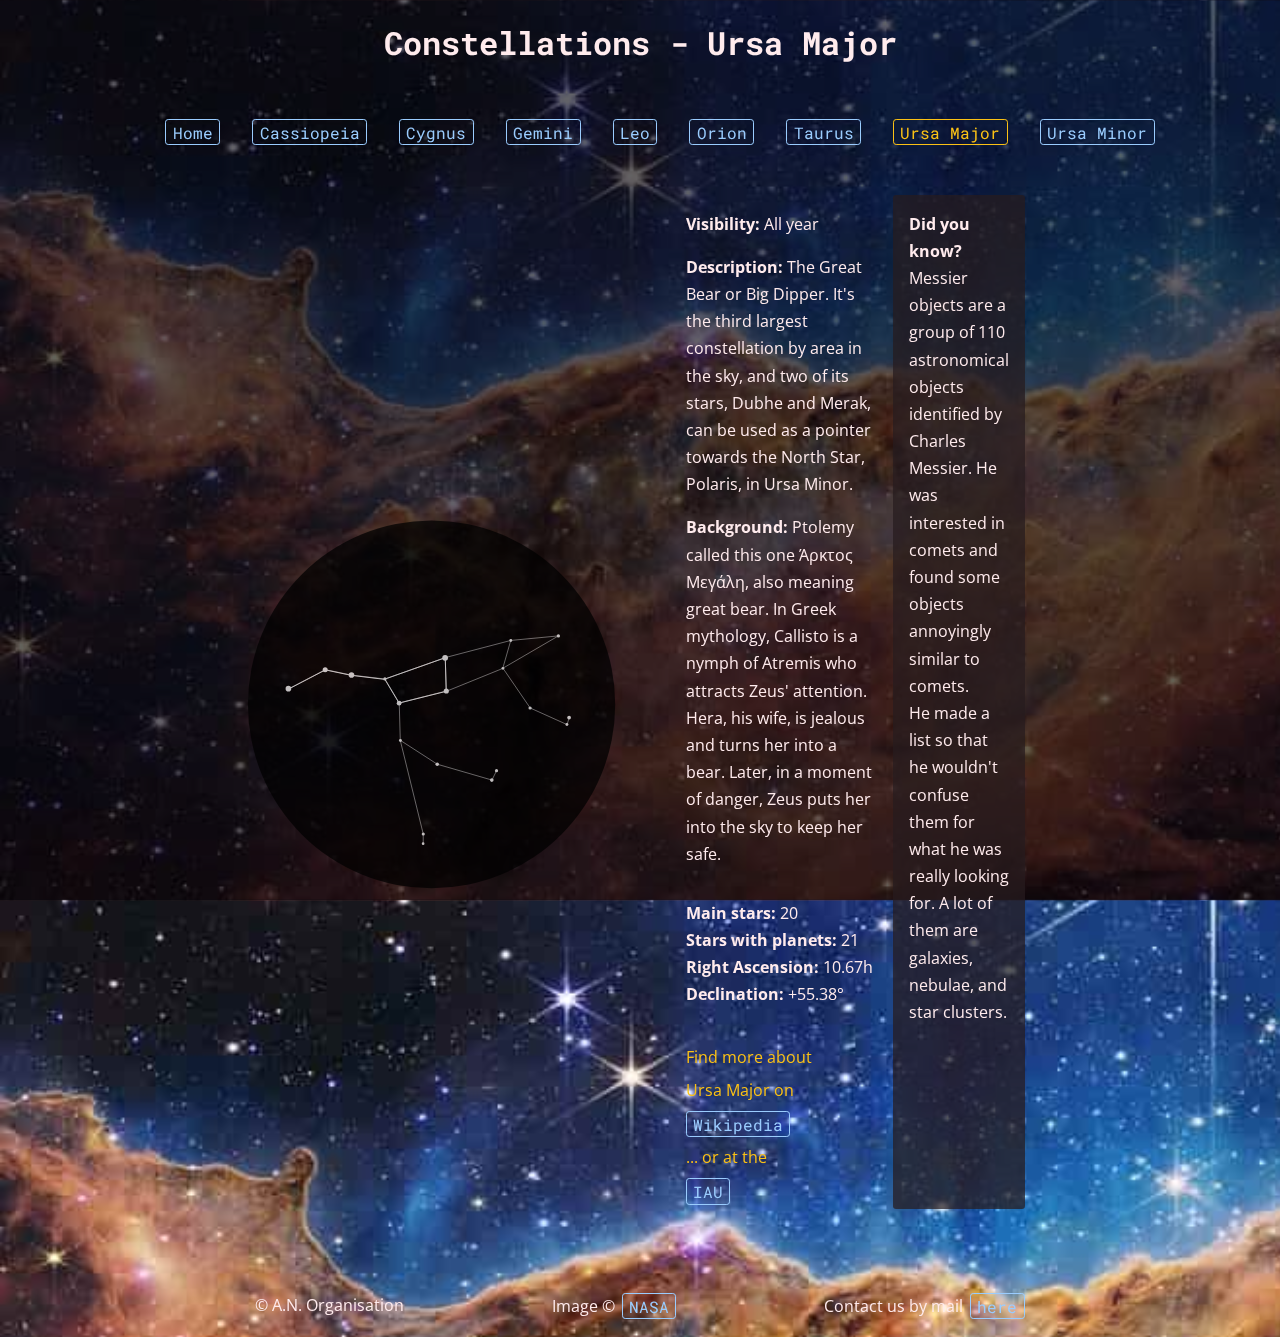
<file: ursamajor.html>
<!-<!DOCTYPE html>
<html lang="en" dir="ltr">

    <head>
        <meta charset="UTF-8" />
        <meta name="viewport" content="width=device-width, initial-scale=1" />
        <meta name="application-name" content="Constellations" />
        <meta name="author" content="David Keane" />
        <meta name="description" content="An introduction to the night sky" />

        <title>Constellations - Ursa Major</title>

        <link rel="canonical" href="https://inkstone.ie/constellations/ursamajor.html" />
        <link rel="icon" type="image/png" href="./img/icon64.png" />
        <link rel="stylesheet" href="./assets/css/main.css" />

        <!-- load Google fonts -->
        <link rel="preconnect" href="https://fonts.googleapis.com">
        <link rel="preconnect" href="https://fonts.gstatic.com" crossorigin>
        <link href="https://fonts.googleapis.com/css2?family=Open+Sans:ital,wght@0,300..800;1,300..800&family=Roboto+Mono:ital,wght@0,100..700;1,100..700&display=swap" rel="stylesheet">
    </head>

    <body>
        <header>
            <h1>
            Constellations - Ursa Major
            </h1>
            <nav>
                <ul class="topMenu">
                    <li><a href="index.html">Home</a></li>
                    <li><a href="cassiopeia.html">Cassiopeia</a></li>
                    <li><a href="cygnus.html">Cygnus</a></li>
                    <li><a href="gemini.html">Gemini</a></li>
                    <li><a href="leo.html">Leo</a></li>
                    <li><a href="orion.html">Orion</a></li>
                    <li><a href="taurus.html">Taurus</a></li>
                    <li class="active"><a href="ursamajor.html">Ursa Major</a></li>
                    <li><a href="ursaminor.html">Ursa Minor</a></li>
                </ul>
            </nav>
        </header>

        <main> <!--Item content-->

            <!--Picture-->
            <img class="mainImage" alt="Point and line image of the brightest stars of Ursa Major" src="./assets/img/constellations/UMA.svg"/>

            <!--Information-->
            <div class="introduction">
                <!--Visibility Ireland-->
                <p><span class="inlineHeading">Visibility:</span> All year</p>
                <!--Constellation description-->
                <p><span class="inlineHeading">Description:</span> The Great Bear or Big Dipper. It's the third largest constellation by area in the sky, and two of its stars, Dubhe and Merak, can be used as a pointer towards the North Star, Polaris, in Ursa Minor.</p>
                <!--Description cultural-->
                <p><span class="inlineHeading">Background:</span> Ptolemy called this one Άρκτος Μεγάλη, also meaning great bear. In Greek mythology, Callisto is a nymph of Atremis who attracts Zeus' attention. Hera, his wife, is jealous and turns her into a bear. Later, in a moment of danger, Zeus puts her into the sky to keep her safe.</p>
            </div>


            <!--Scientific Description-->
             <dl class="data">
                <!--main stars - number-->
                <dd><span class="inlineHeading">Main stars:</span> 20</dd>
                <!--stars with planets-->
                <dd><span class="inlineHeading">Stars with planets:</span> 21</dd>
                <!--ascension-->
                <dd><span class="inlineHeading">Right Ascension:</span> 10.67h</dd>
                <!--declination-->
                <dd><span class="inlineHeading">Declination:</span> +55.38°</dd>
            </dl>
            <div class="more">
                <!--Wiki link-->
                <p>Find more about Ursa Major on</p>
                <div class="inlineLink"><a href="https://en.wikipedia.org/wiki/Ursa_Major">Wikipedia</a></div>
                <!--IAU link-->
                <p>... or at the<p>
                <div class="inlineLink"><a href="https://www.iau.org/public/themes/constellations/">IAU</a></div>
            </div>
        </main>

        <aside>
            <p class="inlineHeading">Did you know?</p>
            <p>Messier objects are a group of 110 astronomical objects identified by Charles Messier. He was interested in comets and found some objects annoyingly similar to comets.</p>
            <p>He made a list so that he wouldn't confuse them for what he was really looking for. A lot of them are galaxies, nebulae, and star clusters.</p>
        </aside>

        <footer>
            <p>
            &copy; A.N. Organisation
            </p>
            <p>
            Image &copy; <a class="footerLink" href="https://science.nasa.gov/mission/webb/multimedia/images/">NASA</a>
            </p>
            <p>
            Contact us by mail <a class="footerLink" href="mailto:someone@test.com">here</a>
            </p>

        </footer>
    </body>
</html>
</file>
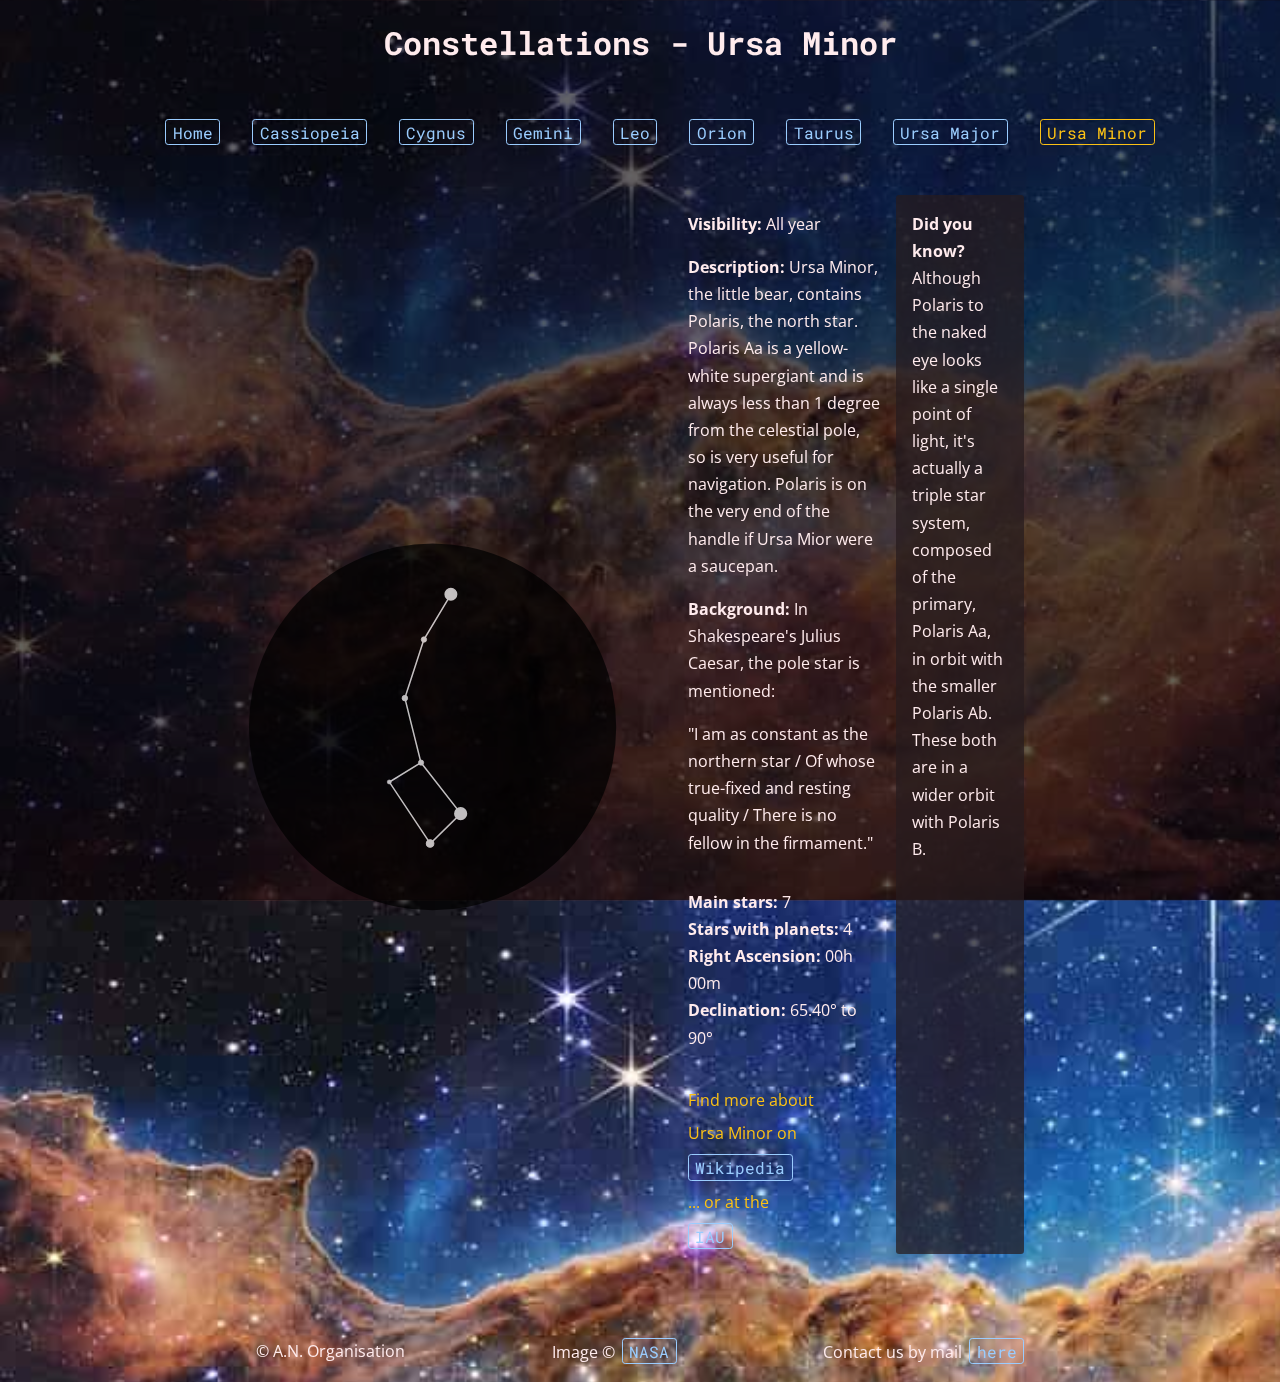
<file: ursaminor.html>
<!DOCTYPE html>
<html lang="en" dir="ltr">

    <head>
        <meta charset="UTF-8" />
        <meta name="viewport" content="width=device-width, initial-scale=1" />
        <meta name="application-name" content="Constellations" />
        <meta name="author" content="David Keane" />
        <meta name="description" content="An introduction to the night sky" />

        <title>Constellations - Ursa Minor</title>

        <link rel="canonical" href="https://inkstone.ie/constellations/ursaminor.html" />
        <link rel="icon" type="image/png" href="./img/icon64.png" />
        <link rel="stylesheet" href="./assets/css/main.css" />

        <!-- load Google fonts -->
        <link rel="preconnect" href="https://fonts.googleapis.com">
        <link rel="preconnect" href="https://fonts.gstatic.com" crossorigin>
        <link href="https://fonts.googleapis.com/css2?family=Open+Sans:ital,wght@0,300..800;1,300..800&family=Roboto+Mono:ital,wght@0,100..700;1,100..700&display=swap" rel="stylesheet">
    </head>

    <body>
        <header>
            <h1>
            Constellations - Ursa Minor
            </h1>
            <nav>
                <ul class="topMenu">
                    <li><a href="index.html">Home</a></li>
                    <li><a href="cassiopeia.html">Cassiopeia</a></li>
                    <li><a href="cygnus.html">Cygnus</a></li>
                    <li><a href="gemini.html">Gemini</a></li>
                    <li><a href="leo.html">Leo</a></li>
                    <li><a href="orion.html">Orion</a></li>
                    <li><a href="taurus.html">Taurus</a></li>
                    <li><a href="ursamajor.html">Ursa Major</a></li>
                    <li class="active"><a href="ursaminor.html">Ursa Minor</a></li>
                </ul>
            </nav>
        </header>

        <main> <!--Item content-->

            <!--Picture-->
            <img class="mainImage" alt="Point and line image of the brightest stars of Ursa Minor" src="./assets/img/constellations/UMI.svg"/>

            <!--Information-->
            <div class="introduction">
                <!--Visibility Ireland-->
                <p><span class="inlineHeading">Visibility:</span> All year</p>
                <!--Constellation description-->
                <p><span class="inlineHeading">Description:</span> Ursa Minor, the little bear, contains Polaris, the north star. Polaris Aa is a yellow-white supergiant and is always less than 1 degree from the celestial pole, so is very useful for navigation. Polaris is on the very end of the handle if Ursa Mior were a saucepan.</p>
                <!--Description cultural-->
                <p><span class="inlineHeading">Background:</span> In Shakespeare's Julius Caesar, the pole star is mentioned:</p>
                <p>"I am as constant as the northern star /  Of whose true-fixed and resting quality / There is no fellow in the firmament."</p>
            </div>


            <!--Scientific Description-->
             <dl class="data">
                <!--main stars - number-->
                <dd><span class="inlineHeading">Main stars:</span> 7</dd>
                <!--stars with planets-->
                <dd><span class="inlineHeading">Stars with planets:</span> 4</dd>
                <!--ascension-->
                <dd><span class="inlineHeading">Right Ascension:</span> 00h 00m</dd>
                <!--declination-->
                <dd><span class="inlineHeading">Declination:</span> 65.40° to 90°</dd>
            </dl>
            <div class="more">
                <!--Wiki link-->
                <p>Find more about Ursa Minor on</p>
                <div class="inlineLink"><a href="https://en.wikipedia.org/wiki/Ursa_Minor">Wikipedia</a></div>
                <!--IAU link-->
                <p>... or at the<p>
                <div class="inlineLink"><a href="https://www.iau.org/public/themes/constellations/">IAU</a></div>
            </div>
        </main>

        <aside>
            <p class="inlineHeading">Did you know?</p>
            <p>Although Polaris to the naked eye looks like a single point of light, it's actually a triple star system, composed of the primary, Polaris Aa, in orbit with the smaller Polaris Ab. These both are in a wider orbit with Polaris B. </p>
        </aside>

        <footer>
            <p>
            &copy; A.N. Organisation
            </p>
            <p>
            Image &copy; <a class="footerLink" href="https://science.nasa.gov/mission/webb/multimedia/images/">NASA</a>
            </p>
            <p>
            Contact us by mail <a class="footerLink" href="mailto:someone@test.com">here</a>
            </p>

        </footer>
    </body>
</html>
</file>
<file: assets/css/main.css>
:root { /* set up a bunch of reusable stuff. use them later in var() */
    --transparentElement: 73%;
    --bgTransparency: 62%;

    /*colo*u*rs - if don't spell it wrong twice, you're not doing CSS */
    /* using coolors.co to choose. */
    --night: hsla(240, 54%, 3%, 1);
    --starglow: hsla(348, 14.7%, 13%, var(--transparentElement));

    --highlight: hsla(354, 100%, 96%, 1);
    --accent: hsla(44.9, 96.6%, 53.3%, 1);
    --link: hsla(210 , 99%, 80%, 1);

}

/* Resets for consistency */
* {
    margin: 0;
}
ul {
    list-style: none;
}

body { /* setting the grid here instead of an extra div */
    /* https://developer.mozilla.org/en-US/docs/Web/CSS/CSS_grid_layout/Basic_concepts_of_grid_layout */
    display: grid;
    grid-template-columns: 3fr 8fr 2fr 3fr; /* make sure theres a bit of space around the content */
    grid-auto-rows: minmax(8rem, auto); /* give a minimum height to our rows */
    grid-template-rows: 1fr min-content;
    height: 100vh;

    color: var(--highlight);
    line-height: 1.7; /* Give text more space */
    font-family: "Open Sans", sans-serif;
    background-image: url(../img/webb.jpg); /* up one directory to assets, then into images */
    background-repeat: no- - Homerepeat;
    background-size: cover;
}
body:before { /* want to add a layer to hide the image */
    content: ""; /* to use a psuedo element, you must first declare that it has content. Null string is content. */
    display: block;
    position: fixed;
    width: 100vw;
    height: 100vh;
    left: 0;
    top: 0;
    z-index: -1;
    background-color: var(--night);
    opacity: var(--bgTransparency);
}

a {
    padding: 0.1rem 0.4rem;
    border-radius: 0.2rem;
    text-decoration: none;
    border: 1px solid var(--link);

    color: var(--link);
    transition: all 0.4s ease-in;

}
a:hover {
    color: var(--highlight);
    border-color: var(--highlight); /* only need to override the specific attribue, so do that */
}

header {
    grid-column: 1 / 5;
    grid-row: 1 / 2;

    display: flex;
    flex-direction: column;
    align-content: center;
    align-items: center;

    margin-top: 1rem;
}
.topMenu {
    display: flex;
    flex-direction: row;
}
.topMenu li {
    margin: 3rem 1rem;
}

main {
    grid-column: 2 / 3;
    grid-row: 2 / 3;

    display: grid;
    grid-template-columns: repeat(3, 1fr);
    gap: 2rem;
}
.mainImage {
    grid-column: 1 / 3;
    grid-row: 1 / 4;

    max-width: 30vw;
    align-self: center;
    opacity: var(--transparentElement);
}
.introduction {
    grid-column: 3 / 4;
    grid-row: 1 / 2;

    padding-top: 1rem;
}
.data {
    grid-column: 3 / 4;
    grid-row: 2 / 3;
    align-self: center;
}
.more {
    grid-column: 3 / 4;
    grid-row: 3 / 4;
    align-self: end;

    color: var(--accent);
    border: var(--accent);
    display: flex;
    flex-direction: column;
    margin-right: 2rem;
    line-height: 2.1;
}


aside {
    grid-column: 3 / 4;
    grid-row: 2 / 3;

    margin: 0 1rem;
    padding: 1rem;
    background: var(--starglow);
    border-radius: 0.2rem;
}

footer {
    grid-column: 2 / 4;
    grid-row: 3 / 4;
    align-self: end;

    display: flex;
    justify-content: space-between;
    padding-bottom: 1rem;
    margin: 0 1rem;
}
footer:first-child {
    align-self: start;
}

.footerLink {
    margin-left: 0.2rem;
}

.active a {
    color: var(--accent);
    border-color: var(--accent);
}

h1, a {
    font-family: "Roboto Mono", monospace;
}

.inlineHeading {
    font-weight: bold;
}

.accent {
    color: var(--accent);
}

.introduction p:not(:last-child) {
    margin-bottom: 1rem;
}
</file>
<file: assets/css/homeGrid.css>
main {
    grid-column: 2 / 4;
    grid-row: 2 / 3;

    grid-template-columns: repeat(2, 1fr);
}
.introduction {
    align-self: center;
    grid-row: 2 / 3;
    grid-column: 2 / 3;

    background: var(--starglow);
    padding: 1rem;
    border-radius: 0.6rem;
}
</file>
